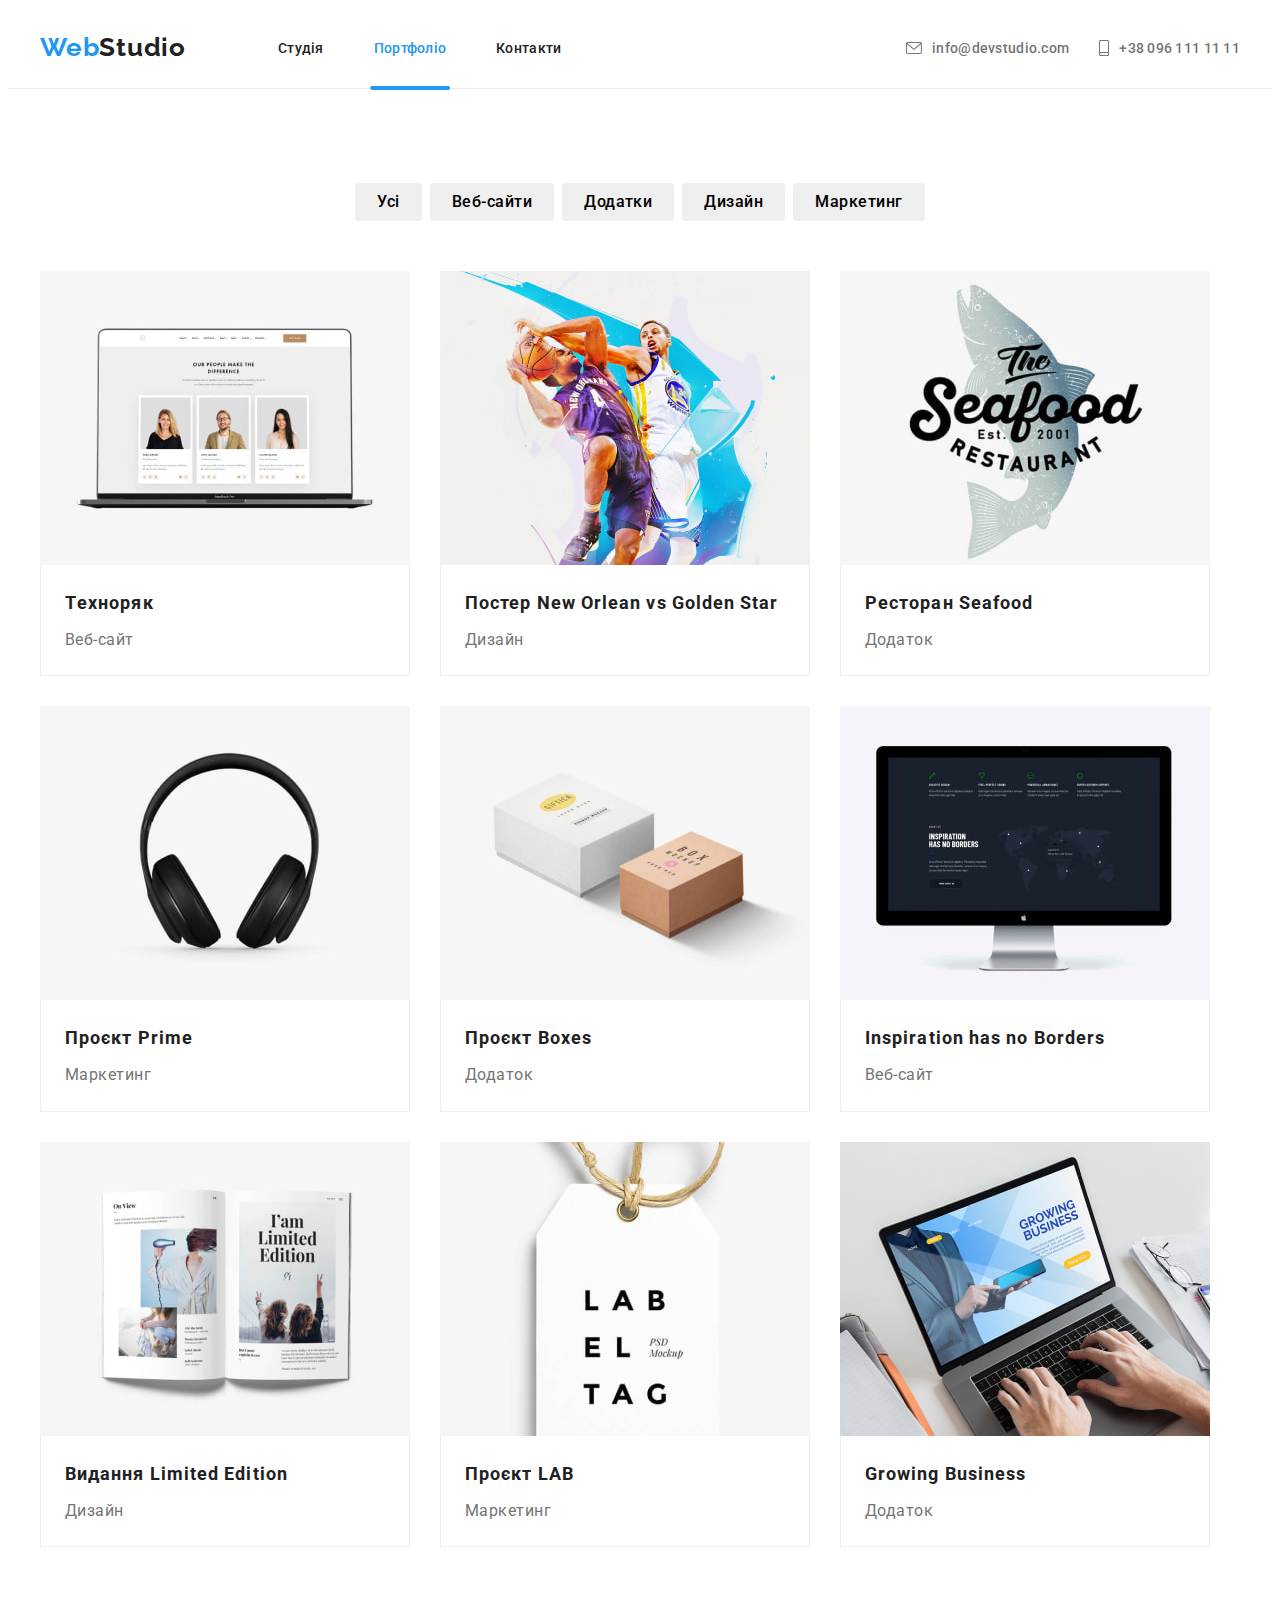
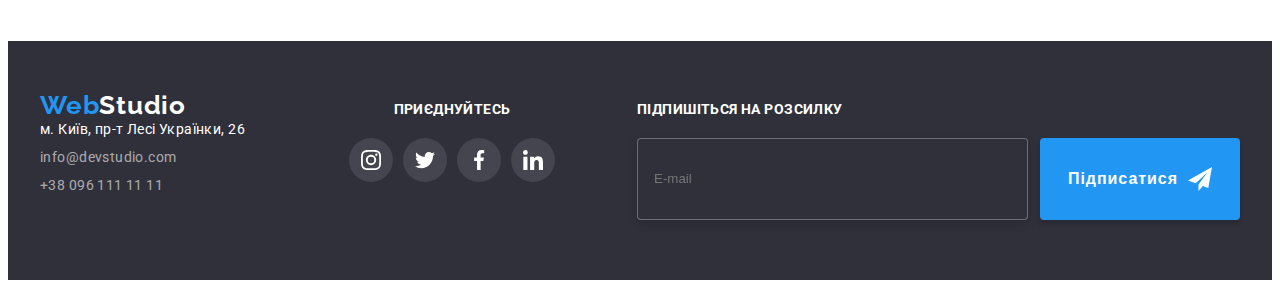
<file: portfolio.html>
<!DOCTYPE html>
<html lang="uk">

<head>
    <meta charset="UTF-8">
    <meta http-equiv="X-UA-Compatible" content="IE=edge">
    <meta name="viewport" content="width=device-width, initial-scale=1.0">
    <title>Document</title>
    <link rel="preconnect" href="https://fonts.googleapis.com">
    <link rel="preconnect" href="https://fonts.gstatic.com" crossorigin>
    <link
        href="https://fonts.googleapis.com/css2?family=Raleway:wght@700&family=Roboto:wght@400;500;700;900&display=swap"
        rel="stylesheet">
    <link rel="stylesheet" href="https://cdnjs.cloudflare.com/ajax/libs/modern-normalize/1.1.0/modern-normalize.min.css"
        integrity="sha512-wpPYUAdjBVSE4KJnH1VR1HeZfpl1ub8YT/NKx4PuQ5NmX2tKuGu6U/JRp5y+Y8XG2tV+wKQpNHVUX03MfMFn9Q=="
        crossorigin="anonymous" referrerpolicy="no-referrer" />
    <link rel="stylesheet" href="./css/main.min.css" />
    <link rel="stylesheet" href="./css/styles.css">
</head>

<body>
    <header class="header">
        <div class="container header__container">
            <a href="/index.html" lang="en" class="logo link">Web<span class="header__logo">Studio</span></a>
            <nav class="nav">
                <ul class="nav__list list">
                    <li><a href="./index.html" class="nav__link link ">Студія</a></li>
                    <li><a href="./portfolio.html" class="nav__link link nav__link--current">Портфоліо</a></li>
                    <li><a href="" class="nav__link link">Контакти</a></li>
                </ul>
            </nav>
            <ul class="header__contact list">
                <li>
                    <a class="header__mail link" href="mailto:info@devstudio.com"><svg class="header__contact-logo" width="16"
                            height="12">
                            <use href="./img/icons.svg#icon-mail"></use>
                        </svg>info@devstudio.com</a>
                </li>
                <li>
                    <a class="header__tel link" href="tel:+380961111111"><svg class="header__contact-logo" width="10"
                            height="16">
                            <use href="./img/icons.svg#icon-smartphone"></use>
                        </svg>+38 096 111 11 11</a>
                </li>
            </ul>
        </div>
    </header>
    <main>
        <section class="portfolio">
            <div class="container">
                <h1 class="visually-hidden">Фільтр</h1>
                <ul class="list">
                    <li><button type="button" class="portfolio-button">Усі</button></li>
                    <li><button type="button" class="portfolio-button">Веб-сайти</button></li>
                    <li><button type="button" class="portfolio-button">Додатки</button></li>
                    <li><button type="button" class="portfolio-button">Дизайн</button></li>
                    <li><button type="button" class="portfolio-button">Маркетинг</button></li>
                </ul>
                <ul class="list gallery">
                    <li class="card-item">
                        <a class="link-portfolio">
                            <div class="card-thumb card-overlay">
                                <img src="./img/techno.jpeg" alt="техноряк" width="370" height="294"/>
                                <p class="text-overlay">Ресурс пропонує комплексні пропозиції з різним рівнем функціоналу та сервісів. Все це дозволить відвідувачу отримати вичерпні відомості про компанію чи приватну особу.</p>
                            </div>
                            <div class="description">
                                <h2 class="subtitle">Тeхноряк</h2>
                                <p class="text">Веб-сайт</p>
                            </div>
                        </a>
                    </li>
                    <li class="card-item">
                        <a class="link-portfolio" href="https://www.google.com/">
                            <div class="card-thumb card-overlay">
                                <img src="./img/design.jpeg" alt="постер" width="370" height="294"/>
                                <p class="text-overlay">Ресурс пропонує комплексні пропозиції з різним рівнем функціоналу та сервісів. Все це дозволить
                                    відвідувачу отримати вичерпні відомості про компанію чи приватну особу.</p>
                                </div>
                            <div class="description">
                                <h2 class="subtitle">Постер <span lang="en">New Orlean vs Golden Star</span></h2>
                                <p class="text">Дизайн</p>
                            </div>
                        </a>
                    </li>
                    <li class="card-item">
                        <a class="link-portfolio" href="https://www.google.com/">
                            <div class="card-thumb card-overlay">
                                <img src="./img/app.jpeg" alt="ресторан" width="370" height="294"/>
                                <p class="text-overlay">Ресурс пропонує комплексні пропозиції з різним рівнем функціоналу та сервісів. Все це дозволить
                                відвідувачу отримати вичерпні відомості про компанію чи приватну особу.</p>
                                </div>
                            <div class="description">
                                <h2 class="subtitle">Ресторан <span lang="en">Seafood</span></h2>
                                <p class="text">Додаток</p>
                            </div>
                        </a>
                    </li>
                    <li class="card-item">
                        <a class="link-portfolio" href="https://www.google.com/">
                            <div class="card-thumb card-overlay">
                                <img src="./img/marketing.jpeg" alt="проєкт" width="370" height="294"/>
                                <p class="text-overlay">Ресурс пропонує комплексні пропозиції з різним рівнем функціоналу та сервісів. Все це дозволить
                                    відвідувачу отримати вичерпні відомості про компанію чи приватну особу.</p>
                                </div>
                            <div class="description">
                                <h2 class="subtitle">Проєкт <span lang="en">Prime</span></h2>
                                <p class="text">Маркетинг</p>
                            </div>
                        </a>
                    </li>
                    <li class="card-item">
                        <a class="link-portfolio" href="https://www.google.com/">
                            <div class="card-thumb card-overlay">
                                <img src="./img/app2.jpeg" alt="проєкт коробки" width="370" height="294" />
                                <p class="text-overlay">Ресурс пропонує комплексні пропозиції з різним рівнем функціоналу та сервісів. Все це дозволить
                                 відвідувачу отримати вичерпні відомості про компанію чи приватну особу.</p>
                                </div>
                        <div class="description">
                            <h2 class="subtitle">Проєкт <span lang="en">Boxes</span></h2>
                            <p class="text">Додаток</p>
                        </div>
                        </a>
                    </li>
                    <li class="card-item">
                        <a class="link-portfolio" href="https://www.google.com/">
                            <div class="card-thumb card-overlay">
                                <img src="./img/website.jpeg" alt="монітор" width="370" height="294"/>
                                <p class="text-overlay">Ресурс пропонує комплексні пропозиції з різним рівнем функціоналу та сервісів. Все це дозволить
                                відвідувачу отримати вичерпні відомості про компанію чи приватну особу.</p>
                            </div>
                        <div class="description">
                                <h2 class="subtitle" lang="en">Inspiration has no Borders</h2>
                                <p class="text">Веб-сайт</p>
                            </div>
                        </a>
                    </li>
                    <li class="card-item">
                        <a class="link-portfolio" href="https://www.google.com/">
                            <div class="card-thumb card-overlay">
                                <img src="./img/design2.jpeg" alt="видання" width="370" height="294"/>
                                <p class="text-overlay">Ресурс пропонує комплексні пропозиції з різним рівнем функціоналу та сервісів. Все це дозволить
                                відвідувачу отримати вичерпні відомості про компанію чи приватну особу.</p>
                            </div>
                        <div class="description">
                                <h2 class="subtitle">Видання <span lang="en">Limited Edition</span></h2>
                                <p class="text">Дизайн</p>
                            </div>
                        </a>
                    </li>
                    <li class="card-item">
                        <a class="link-portfolio" href="https://www.google.com/">
                            <div class="card-thumb card-overlay">
                                <img src="./img/marketing2.jpeg" alt="проєкт лаб" width="370" height="294"/>
                                <p class="text-overlay">Ресурс пропонує комплексні пропозиції з різним рівнем функціоналу та сервісів. Все це дозволить
                                відвідувачу отримати вичерпні відомості про компанію чи приватну особу.</p>
                            </div>
                        <div class="description">
                                <h2 class="subtitle">Проєкт <span lang="en">LAB</span></h2>
                                <p class="text">Маркетинг</p>
                            </div>
                        </a>
                    </li>
                    <li class="card-item">
                        <a class="link-portfolio" href="https://www.google.com/">
                            <div class="card-thumb card-overlay">
                                <img src="./img/app3.jpeg" alt="бізнес" width="370" height="294"/>
                                <p class="text-overlay">Ресурс пропонує комплексні пропозиції з різним рівнем функціоналу та сервісів. Все це дозволить
                                відвідувачу отримати вичерпні відомості про компанію чи приватну особу.</p>
                            </div>
                        <div class="description">
                                <h2 class="subtitle" lang="en">Growing Business</h2>
                                <p class="text">Додаток</p>
                            </div>
                        </a>
                    </li>
                </ul>
            </div>
        </section>
    </main>
    <footer class="footer">
        <div class="container">
            <div class="footer__block">
                <div>
                    <a href="/index.html" lang="en" class="logo link">Web<span class="footer__logo">Studio</span></a>
                </div>
                <address class="footer__address">
                    <ul class="list">
                        <li class="footer__item">
                            <a class="footer__adress link current" href="https://goo.gl/maps/8Zg5ZS26WSnmtHzm6"
                                rel="noopener noreferrer">м. Київ, пр-т Лесі Українки, 26</a>
                        </li>
                        <li class="footer__item">
                            <a class="footer__mail link" href="mailto:info@devstudio.com">info@devstudio.com</a>
                        </li>
                        <li class="footer__item">
                            <a class="footer__phone link" href="tel:+380961111111">+38 096 111 11 11</a>
                        </li>
                    </ul>
                </address>
            </div>
            <div class="footer__socials">
                <p class="text">ПРИЄДНУЙТЕСЬ</p>
                <ul class="socials list">
                    <li class="footer__socials-items">
                        <a class="socials-link socials-link-f link" href="https://instagram.com" target="_blank"
                            rel="noopener noreferrer" aria-label="Instagram icon">
                            <svg class="socials-icon" width="20" height="20">
                                <use href="./img/icons.svg#instagram"></use>
                            </svg>
                        </a>
                    </li>
                    <li class="footer__socials-items">
                        <a class="socials-link socials-link-f link" href="https://twitter.com" target="_blank"
                            rel="noopener noreferrer" aria-label="Twitter icon">
                            <svg class="socials-icon" width="20" height="20">
                                <use href="./img/icons.svg#twitter"></use>
                            </svg>
                        </a>
                    </li>
                    <li class="footer__socials-items">
                        <a class="socials-link socials-link-f link" href="https://facebook.com" target="_blank"
                            rel="noopener noreferrer" aria-label="Facebook icon">
                            <svg class="socials-icon" width="20" height="20">
                                <use href="./img/icons.svg#facebook"></use>
                            </svg>
                        </a>
                    </li>
                    <li class="footer__socials-items">
                        <a class="socials-link socials-link-f link" href="https://linkedin.com" target="_blank"
                            rel="noopener noreferrer" aria-label="Linkedin">
                            <svg class="socials-icon" width="20" height="20">
                                <use href="./img/icons.svg#linkedin"></use>
                            </svg>
                        </a>
                    </li>
                </ul>
            </div>
            <div class="footer-subscribe">
                <p class="text">ПІДПИШІТЬСЯ НА РОЗСИЛКУ</p>
                <label for="user_email"></label>
                <form class="footer-form" name="footer-form" id="user_mail">
                    <input class="footer-form-field colortext" type="email" placeholder="E-mail">
                    <button class="footer-form-btn" type="submit">Підписатися
                        <svg class="footer-form-icon" width="24" height="24">
                            <use href="./img/icons.svg#icon-icon-send"></use>
                        </svg>
                    </button>
                </form>
            </div>
        </div>
    </footer>
</body>
</html>
</file>
<file: css/styles.css>
/*:root {
    --main-text-color: #F5F4FA;
    --link-color: #757575;
    --text-color: #212121;
    --title-colour: #000;
    --first-bg-color: #FFFFFF;
    --second-bg-color: #F5F4FA;
    --third-bg-color: #f5f4fa;
    --first-logo-color: #2196F3;
    --border-color: #ececec;
    --portfolio-border-color: #eee;
    --footer-adress-color: rgba(255, 255, 255, 0.6);
    --main-bg-color: #2f303a;

    --anim-fast: 250ms cubic-bezier(0.4, 0, 0.2, 1);
} */



/* body {
    font-family: 'Roboto', sans-serif;
    background-color: var(--main-title-color);
    font-size: 14px;
    letter-spacing: 0.03em;
    color: var(--text-color); 
}*/

/* h1,
h2,
h3,
h4,
h5,
h6,
p{
    margin: 0;
}

img {
    display: block;
    max-width: 100%;
    height: auto;
}

.list {
    list-style: none;
    margin: 0;
    padding: 0;
}

.link {
    color: var(--link-color);
    text-decoration: none;
} */

/* .container {
    width: 1200px;
    padding: 0 15px;
    margin: 0 auto;
} */

/* .section {
    padding-top: 94px;
    padding-bottom: 94px;
} */

/* .title {
    margin-top: 0;
    margin-bottom: 0;
    color: var(--text-color);
    font-weight: 700;
    font-size: 36px;
    line-height: 1.2;
}

.text {
    line-height: 1.7;
    margin: 0;
} */
/*
.visually-hidden {
    position: absolute;
    white-space: nowrap;
    width: 1px;
    height: 1px;
    overflow: hidden;
    border: 0;
    padding: 0;
    clip: rect(0 0 0 0);
    clip-path: inset(50%);
    margin: -1px;
} */

/* ----------HEADER---------- */
/* .header {
    border-bottom: 1px solid var(--border-color);
    background-color: var(--main-title-color);
}
.header__container {
    display: flex;
    flex-direction: row;
    align-items: center;
} */
/* .logo {
    font-family: 'Raleway';
    font-style: normal;
    font-weight: 700;
    font-size: 26px;
    line-height: calc(31/26);
    letter-spacing: 0.03em;
    color: var(--first-logo-color);
    margin-right: 93px;
    padding-top: 24px;
    padding-bottom: 25px;
}
.header__logo {
    color: var(--text-color);
} */
/* .nav {
    display: flex;
    align-items: center;
    margin-right: auto;
}
.nav__list {
    display: flex;
    flex-direction: row;
    column-gap: 50px;
    margin-left: auto;
    color: var(--text-color);
}
.nav__link {
    position: relative;
    font-weight: 500;
    line-height: 1.33;
    letter-spacing: 0.02em;
    color: var(--text-color);
}
.nav__link--current::after {
    content: '';
    position: absolute;
    left: 50%;
    bottom: -34px;

    transform: translateX(-50%);
    display: block;
    width: 110%;
    height: 4px;

    border-radius: 2px;

    background-color: var(--first-logo-color);
}
.nav__link:hover,
.nav__link:focus,
.nav__link:active,
.nav__link--current {
    color: var(--first-logo-color);
} */
/* .header__contact {
    display: flex;
    align-items: center;
    justify-content: center;
    margin-right: 0;
    gap: 30px;
}
.header__mail,
.header__tel {
    font-weight: 500;
    line-height: 1.33;
    letter-spacing: 0.02em;
    color: var(--link-color);
    margin: auto;
    display: flex;
    align-items: center;
    padding-top: 16px;
    padding-bottom: 16px;

    transition: color var(--anim-fast);
}
.header__contact-logo {
    align-items: center;
    fill: currentColor;
    margin-right: 10px;
}
.header__mail:hover,
.header__mail:focus,
.nav__list .link:hover,
.nav__list .link:focus {
    fill: var(--first-logo-color);
    color: var(--first-logo-color);
}
.header__tel:hover,
.header__tel:focus,
.heder__mail:active,
.heder__tel:active {
    color: var(--first-logo-color);
} */

/* --MAIN-- */
/* .hero {
    background-color: var(--main-bg-color);
    background-image: linear-gradient(to right, rgba(47, 48, 58, 0.4), rgba(47, 48, 58, 0.4)), url(../img/about/about.png);
    background-repeat: no-repeat;
    background-position: center;
    background-size: cover;

    max-width: 1600px;
    text-align: center;
    padding: 200px 0;
    margin: 0 auto;
}

.hero__title {
    width: 696px;
    margin: 0 auto 30px;
    font-weight: 900;
    font-size: 44px;
    line-height: calc(60/44);
    letter-spacing: 0.06em;
    text-transform: uppercase;

    color: var(--first-bg-color);
}

.button {
    min-width: 216px;
    padding: 10px 32px;
    font-weight: 700;
    font-size: 16px;
    line-height: calc(30/16);
    text-align: center;
    letter-spacing: 0.06em;
    cursor: pointer;
    color: var(--first-bg-color);
    border-style: none;
    background: var(--first-logo-color);
    box-shadow: 0px 4px 4px rgba(0, 0, 0, 0.15);
    border-radius: 4px;

    transition: color var(--anim-fast);
} */

/* --FEATURES-- */
/* .features__list {
    display: flex;
    flex-direction: row;
    column-gap: 30px;
}

.features__subtitle {
    margin-bottom: 10px;
    font-weight: 700;
    font-size: 14px;
    line-height: calc(16/14);
    text-transform: uppercase;
    color: var(--text-color);
}

.features__text {
    margin: 0;
    line-height: calc(24/14);
    letter-spacing: 0.03em;
    color: var(--link-color);
}

.features__logo-bg {
    width: 270px;
    height: 120px;
    display: block;
    padding: 25px 100px;
    border-radius: 4px;
    background-color: #F5F4FA;
    margin-bottom: 30px;
} */

/*--ABOUT--*/
/* .about.section {
    padding-top: 0;
}

.about__title{
    text-align: center;
    margin-bottom: 50px;
    font-weight: 700;
    font-size: 36px;
    line-height: 42px;
}

.about .list {
    display: flex;
    flex-direction: row;
    column-gap: 30px;
}

.about__overlay {
    width: 100%;
    position: relative;
    align-items: center;
    justify-content: center;
}
.about__overlay-text {
    position: absolute;
    display: flex;
    justify-content: center;
    align-items: center;
    bottom: 0;
    width: 100%;
    height: 70px;

    font-weight: 700;
    font-size: 14px;
    line-height: 1.14;
    
    letter-spacing: 0.03em;
    text-transform: uppercase;
    color: rgba(255, 255, 255, 1);
    background-color: rgba(47, 48, 58, 0.8);
} */
/*--TEAM--*/
/* .team {
    background-color: var(--third-bg-color);
    text-align: center;
}


.team .title {
    margin-bottom: 50px;
    text-align: center;
}

.team__subtitle {
    font-weight: 500;
    font-size: 16px;
    line-height: 1.2;
    text-transform: none;
}

.team p {
    font-size: 16px;
    line-height: 1.2;
    margin-top: 10px;
    color: var(--link-color)
}

.team .list {
    display: flex;
    flex-direction: row;
    column-gap: 30px;
}

.team__description {
    padding-top: 30px;
    padding-bottom: 30px;
}

.socials.list {
    display: flex;
    justify-content: center;
    align-items: center;
    column-gap: 10px;
    margin-top: 16px;
}

.team__socials.list {
    display: flex;
    justify-content: center;
    align-items: center;
    column-gap: 10px;
    margin-top: 16px;
}

.team__socials-items {
    width: 44px;
    height: 44px;
}
.team__socials-link {
    display: flex;
    justify-content: center;
    align-items: center;
    width: 100%;
    height: 100%;
    border-radius: 50%;
    background-color: var(--first-bg-color);
    color: #AFB1B8;

    transition: color var(--anim-fast), background-color var(--anim-fast) ;
}

.socials-icon {
    fill: currentColor;
}

.team__socials-link:hover,
.team__socials-link:focus {
    background-color: var(--first-logo-color);
    color: var(--first-bg-color);

}

.team__item{
    box-shadow: 0px 1px 3px rgb(0 0 0 / 12%), 0px 1px 1px rgb(0 0 0 / 14%),
        0px 2px 1px rgb(0 0 0 / 20%);
    border-radius: 0px 0px 4px 4px;
    background-color: var(--first-bg-color);
} */

/*--CLIENTS--*/
/* .clients .title {
    display: flex;
    justify-content: center;
    padding-bottom: 50px;
}

.clients .list {
    display: flex;
    flex-direction: row;
    column-gap: 30px;
}

.clients-items {
    width: 170px;
    height: 92px;
    display: flex;
    padding: 16px 32px;
    border-radius: 4px;
    color: rgba(175, 177, 184, 1);
    background-color: #FFFFFF;
    border: rgba(175, 177, 184, 1) 1px solid;
    cursor: pointer;

    transition: color var(--anim-fast), border var(--anim-fast);
}

.clients-items:hover,
.clients-items:focus {
    border: var(--first-logo-color) 1px solid;
    color: var(--first-logo-color);
} */

/*--FOOTER--*/
/* .footer{
    padding: 60px 0;
    background-color: var(--main-bg-color);
}
.footer .container {
    display: flex;
    align-items: baseline;
}

.footer__logo,
.footer-adress {
    color: var(--first-bg-color);
}

.footer__adress,
.footer__mail,
.footer__phone {
    font-style: normal;
    font-weight: 400;
    line-height: calc(24/14);
    letter-spacing: 0.03em;
    color: var(--footer-adress-color);

    transition: color var(--anim-fast);
}

.footer__address {
    margin-top: 20px;
}

.footer__addres:hover,
.footer__addres:focus {
    color: var(--first-logo-color);
}

.footer__adress.current {
    color: var(--first-bg-color);
}

.footer__mail:hover,
.footer__mail:focus {
    color: var(--first-logo-color);
}

.footer__phone:hover,
.footer__phone:focus {
    color: var(--first-logo-color);
}

.footer__address li:nth-child(-n + 2) {
    margin-bottom: 9px;
}
.footer__socials {
    margin-left: 70px;
}
.footer__socials-items {
    width: 44px;
    height: 44px;
}
.footer__socials > .text,
.footer-subscribe >.text {
    margin-bottom: 20px;
    font-family: 'Roboto';
    font-weight: 700;
    line-height: 1.2;
    text-transform: uppercase;
    color: var(--first-bg-color);
}

.socials-link {
    display: flex;
    justify-content: center;
    align-items: center;
    width: 100%;
    height: 100%;
    border-radius: 50%;
    background-color: var(--first-bg-color);
    color: #AFB1B8;

    transition: color var(--anim-fast), background-color var(--anim-fast);
}

.socials-link-f {
    background-color: rgba(255, 255, 255, 0.1);
    color: var(--first-bg-color);
}

.socials-link-f:hover,
.socials-link-f:focus {
    background-color: var(--first-logo-color);
    color: var(--first-bg-color);
}

.footer-form {
    display: flex;
    gap: 12px;
}
.footer-subscribe{
    margin-left: auto;
}
.footer-form-field {
    display: block;
    width: 358px;
    height: 50px;
    padding: 15px 15px 15px 16px;

    background-color: var(--main-bg-color) ;
    border: 1px solid rgba(255, 255, 255, 0.3);
    filter: drop-shadow(0px 4px 4px rgba(0, 0, 0, 0.15));
    border-radius: 4px;
    outline: 1px transparent;
    outline-offset: -1px;
    transition: border var(--anim-fast), box-shadow var(--anim-fast);
    resize: none;          
}
.colortext {
    color: var(--main-text-color);
}
.footer-form-field:focus {
    border: 1px solid rgba(33, 150, 243, 1);
    box-shadow: 0px 1px 3px rgba(0, 0, 0, 0.12), 0px 1px 1px rgba(0, 0, 0, 0.14), 0px 2px 1px rgba(0, 0, 0, 0.2);
}
.footer-form-btn {
    display: flex; 
    width: 200px;
    align-items: center;
    justify-content: center;
    text-align: center;
    gap: 10px;
    
    margin: 0 auto; 
    font-weight: 700;
    font-size: 16px;
    line-height: 30px; 
    letter-spacing: 0.06em;

    cursor: pointer;
    color: var(--first-bg-color);
    border-style: none;
    background-color: var(--first-logo-color);
    box-shadow: 0px 4px 4px rgb(0 0 0 / 15%);
    border-radius: 4px;
    transition: background-color var(--anim-fast);
}

.footer-form-btn:hover {
    background-color: #188CE8;
}
.footer-form-icon {
    fill: var(--first-bg-color);
    
} */

/* ------SECOND PAGE------ */
/* .portfolio-button {
    border: 0px;
    border-radius: 4px;
    padding: 6px 22px;
    font-family: inherit;
    font-weight: 500;
    font-size: 16px;
    line-height: calc(26/16);
    text-align: center;
    letter-spacing: 0.03em;
    cursor: pointer;
    
    transition: color var(--anim-fast), box-shadow var(--anim-fast), background-color var(--anim-fast);
}

.portfolio .list:first-of-type {
    margin-bottom: 50px;
    display: flex;
    justify-content: center;
    column-gap: 8px;
}

.portfolio-button:hover,
.portfolio-button:focus {
    background-color: var(--first-logo-color);
    color: var(--first-bg-color);
    box-shadow: 0px 3px 1px rgba(0, 0, 0, 0.1), 0px 1px 2px rgba(0, 0, 0, 0.08),
        0px 2px 2px rgba(0, 0, 0, 0.12);

}

.portfolio-button:active {
    background-color: var(--main-text-color);
    color: var(--first-logo-color);
}

.list.gallery {
    display: flex;
    flex-wrap: wrap;
    gap: 30px;
}

.card-thumb {
    position: relative;
    overflow: hidden;
}

.text-overlay {
    position: absolute;
    top: 0;
    left: 0;
    transform: translateY(100%);

    width: 100%;
    height: 100%;

    padding-left: 24px;
    padding-right: 24px;
    padding-top: 63px;
    padding-bottom: 63px;
    display: flex;
    align-items: center;
    
    font-style: normal;
    font-weight: 400;
    font-size: 18px;
    line-height: 28px;
    letter-spacing: 0.03em;
    color: var(--main-text-color);
    background-color: rgba(33, 150, 243, 0.9);
    backdrop-filter: blur(1px);
    user-select: none;

    transition: transform var(--anim-fast);
}
.card-item:hover .text-overlay {
    transform: translateY(0);
}

.link-portfolio {
    text-decoration: none;

    transition: box-shadow var(--anim-fast);
}

.link-portfolio:hover,
.link-portfolio:focus {
    display: block;
    box-shadow: 0px 1px 1px rgba(0, 0, 0, 0.12), 0px 4px 4px rgba(0, 0, 0, 0.06),
        1px 4px 6px rgba(0, 0, 0, 0.16);
}

.description {
    padding: 20px 24px;
    border-right: var(--portfolio-border-color) 1px solid;
    border-left: var(--portfolio-border-color) 1px solid;
    border-bottom: var(--portfolio-border-color) 1px solid;
}

.portfolio .subtitle {
    margin-bottom: 4px;
    font-weight: 700;
    font-size: 18px;
    line-height: 2;
    letter-spacing: 0.06em;
    text-transform: none;
    color: var(--text-color);
}

.portfolio .text {
    font-size: 16px;
    line-height: 1.9;
    margin: 0;
    letter-spacing: 0.03em;
    color: var(--link-color);
} */

/* .backdrop {
    position: fixed;
    top: 0;
    left: 0;
    z-index: 3;

    width: 100%;
    height: 100%;
    background: rgba(0, 0, 0, 0.2);

    transition: opacity var(--anim-fast), visibility var(--anim-fast);
}
.backdrop.is-hidden {
    opacity: 0;
    visibility: hidden;
    pointer-events: none;
     
    transition: opacity var(--anim-fast), visibility var(--anim-fast);
}

.modal {
    position: absolute;
    top: 50%;
    left: 50%;
    transform: translate(-50%, -50%);

    width: 528px;
    height: 581px;
    padding: 40px;

    background-color: #FFFFFF;
    border-radius: 4px;
    box-shadow: 0px 1px 3px rgba(0, 0, 0, 0.12), 0px 1px 1px rgba(0, 0, 0, 0.14), 0px 2px 1px rgba(0, 0, 0, 0.2);

    transition: transform var(--anim-fast), opacity var(--anim-fast);
}

.backdrop.is-hidden .modal {
    opacity: 0;
    transform: translate(-50%, -50%);;
}
.modal-btn {
    position: absolute;
    top: 10px;
    right: 10px;

    padding: 0;
    display: inline-flex;
    align-items: center;
    justify-content: center;
    
    width: 30px;
    height: 30px;

    
    background-color: transparent;
    border-radius: 50%;
    border: 1px solid rgba(0, 0, 0, 0.1);
    cursor: pointer;
}
.modal-icon {
    fill: rgba(0, 0, 0, 1);
}
.modal-icon:hover {
    transition: fill var(--anim-fast);
}
        
.modal .modal-icon:hover {
    fill: var(--first-logo-color);
}
.modal-form-group {
    margin-bottom: 20px;
}
.modal-lebel {
    display: block;
    text-align: center;
    font-weight: 700;
    font-size: 20px;
    line-height: 23px;
    margin-bottom: 12px; ;
}

.modal-form-label {
    display: block;
    font-family: 'Roboto';
    font-style: normal;
    font-weight: 400;
    font-size: 12px;
    line-height: 14px;
    letter-spacing: 0.01em;
    
    color: var(--link-color);
    margin-bottom: 4px;
}

.modal-form-wrapper{
    position: relative;
    margin-bottom: 10px;
}

.modal-form-field {
    width: 100%;
    height: 40px;
    padding-left: 42px;
    padding-right: 15px;

    border: 1px solid rgba(33, 33, 33, 0.2);
    border-radius: 4px;
    outline-offset: -1px;
    outline: 1px transparent;
    transition: border var(--anim-fast), box-shadow var(--anim-fast);
}

.modal-form-field:focus {
    border: 1px solid rgba(33, 150, 243, 1);
    box-shadow: 0px 1px 3px rgba(0, 0, 0, 0.12), 0px 1px 1px rgba(0, 0, 0, 0.14), 0px 2px 1px rgba(0, 0, 0, 0.2);
}

.modal-form-icon {
    position: absolute;
    top: 50%;
    left: 10px;
    transform: translateY(-50%);

    transition: fill var(--anim-fast) ;
}

.modal-form-field:focus + .modal-form-icon {
    fill: var(--first-logo-color);
}

.modal-form-coment {
    display: block;
    width: 100%;
    height: 120px;
    padding: 12px 16px;

    border: 1px solid rgba(33, 33, 33, 0.2);
    border-radius: 4px;
    outline-offset: -1px;
    outline: 1px transparent;
    transition: border var(--anim-fast), box-shadow var(--anim-fast);
    resize: none;
}


.modal-form-coment:focus {
    border: 1px solid rgba(33, 150, 243, 1);
    box-shadow: 0px 1px 3px rgba(0, 0, 0, 0.12), 0px 1px 1px rgba(0, 0, 0, 0.14), 0px 2px 1px rgba(0, 0, 0, 0.2);
}
.modal-form-agreement {
    display: flex;
    justify-content: center;
    align-items: center;
    gap: 7px;
    margin-bottom: 30px;
}
.modal-form-agreement-desc {
    line-height: 24px;
    color: var(--link-color);
    user-select: none;
}
.modal-form-agreement-link {
    color: var(--first-logo-color);
    text-underline-offset: 2px;
}
.modal-form-checkbox {
    appearance: none;
    width: 16px;
    height: 15px;

    outline: 2px solid transparent;
    outline-offset: -2px;
    border: 2px solid var(--text-color);
    border-radius: 2px;

    background-position: center;
    background-repeat: no-repeat;
    background-size: 0;

    transition: background-size var(--anim-fast), 
    background-color var(--anim-fast),
    outline-color var(--anim-fast);
}
.modal-form-checkbox:checked {
    outline-color: var(--first-logo-color);
    background-color: var(--first-logo-color);
    background-image: url("data:image/svg+xml,%3Csvg width='13' height='10' viewBox='0 0 13 10' fill='none' xmlns='http://www.w3.org/2000/svg'%3E%3Cpath d='M1.95703 4.75166L1.88825 4.68604L1.81923 4.75141L0.93123 5.59258L0.854858 5.66492L0.930974 5.73753L4.42671 9.07236L4.49574 9.1382L4.56476 9.07236L12.069 1.91352L12.1449 1.84116L12.069 1.76881L11.1873 0.927644L11.1183 0.861826L11.0493 0.927611L4.49577 7.17353L1.95703 4.75166Z' fill='white' stroke='white' stroke-width='0.2'/%3E%3C/svg%3E");
    background-size: 11px 8px;
}
.modal-form-btn {
    display: block;
    margin: 0 auto;
    width: 200px;
    padding: 10px 32px;
    font-weight: 700;
    font-size: 16px;
    line-height: 30px;
    text-align: center;
    letter-spacing: 0.06em;
    cursor: pointer;
    color: var(--first-bg-color);
    border-style: none;
    background-color: var(--first-logo-color);
    box-shadow: 0px 4px 4px rgb(0 0 0 / 15%);
    border-radius: 4px;
    transition: background-color var(--anim-fast);
}
.modal-form-btn:hover {
    background-color: #188CE8;
} */
</file>
<file: css/main.min.css>
:root{--main-text-color: #F5F4FA;--link-color: #757575;--text-color: #212121;--title-colour: #000;--first-bg-color: #FFFFFF;--second-bg-color: #F5F4FA;--third-bg-color: #f5f4fa;--first-logo-color: #2196F3;--border-color: #ececec;--portfolio-border-color: #eee;--footer-adress-color: rgba(255, 255, 255, 0.6);--main-bg-color: #2f303a;--anim-fast: 250ms cubic-bezier(0.4, 0, 0.2, 1)}.visually-hidden{position:absolute;white-space:nowrap;width:1px;height:1px;overflow:hidden;border:0;padding:0;clip:rect(0 0 0 0);-webkit-clip-path:inset(50%);clip-path:inset(50%);margin:-1px}.portfolio,.clients,.team,.about,.features{padding-top:60px;padding-bottom:60px}@media screen and (min-width: 1200px){.portfolio,.clients,.team,.about,.features{padding-top:94px;padding-bottom:94px}}.backdrop{position:fixed;top:0;left:0;z-index:3;width:100%;height:100%;background:rgba(0,0,0,.2);-webkit-transition:opacity var(--anim-fast),visibility var(--anim-fast);transition:opacity var(--anim-fast),visibility var(--anim-fast)}.backdrop.is-hidden{opacity:0;visibility:hidden;pointer-events:none;-webkit-transition:opacity var(--anim-fast),visibility var(--anim-fast);transition:opacity var(--anim-fast),visibility var(--anim-fast)}.modal{position:absolute;top:50%;left:50%;-webkit-transform:translate(-50%, -50%);transform:translate(-50%, -50%);width:450px;height:609px;padding:40px;background-color:#fff;border-radius:4px;-webkit-box-shadow:0px 1px 3px rgba(0,0,0,.12),0px 1px 1px rgba(0,0,0,.14),0px 2px 1px rgba(0,0,0,.2);box-shadow:0px 1px 3px rgba(0,0,0,.12),0px 1px 1px rgba(0,0,0,.14),0px 2px 1px rgba(0,0,0,.2);-webkit-transition:opacity var(--anim-fast),-webkit-transform var(--anim-fast);transition:opacity var(--anim-fast),-webkit-transform var(--anim-fast);transition:transform var(--anim-fast),opacity var(--anim-fast);transition:transform var(--anim-fast),opacity var(--anim-fast),-webkit-transform var(--anim-fast)}@media screen and (min-width: 1200px){.modal{width:528px;height:581px}}.backdrop.is-hidden .modal{opacity:0;-webkit-transform:translate(-50%, -50%);transform:translate(-50%, -50%)}.modal-btn{position:absolute;top:10px;right:10px;padding:0;display:-webkit-inline-box;display:-ms-inline-flexbox;display:inline-flex;-webkit-box-align:center;-ms-flex-align:center;align-items:center;-webkit-box-pack:center;-ms-flex-pack:center;justify-content:center;width:30px;height:30px;background-color:rgba(0,0,0,0);border-radius:50%;border:1px solid rgba(0,0,0,.1);cursor:pointer}.modal-icon{fill:#000}.modal-icon:hover{-webkit-transition:fill var(--anim-fast);transition:fill var(--anim-fast)}.modal .modal-icon:hover{fill:var(--first-logo-color)}.modal-form-group{margin-bottom:20px}.modal-lebel{display:block;text-align:center;font-weight:700;font-size:20px;line-height:23px;margin-bottom:12px}.modal-form-label{display:block;font-family:"Roboto";font-style:normal;font-weight:400;font-size:12px;line-height:14px;letter-spacing:.01em;color:var(--link-color);margin-bottom:4px}.modal-form-wrapper{position:relative;margin-bottom:10px}.modal-form-field{width:100%;height:40px;padding-left:42px;padding-right:15px;border:1px solid rgba(33,33,33,.2);border-radius:4px;outline-offset:-1px;outline:1px rgba(0,0,0,0);-webkit-transition:border var(--anim-fast),-webkit-box-shadow var(--anim-fast);transition:border var(--anim-fast),-webkit-box-shadow var(--anim-fast);transition:border var(--anim-fast),box-shadow var(--anim-fast);transition:border var(--anim-fast),box-shadow var(--anim-fast),-webkit-box-shadow var(--anim-fast)}.modal-form-field:focus{border:1px solid #2196f3;-webkit-box-shadow:0px 1px 3px rgba(0,0,0,.12),0px 1px 1px rgba(0,0,0,.14),0px 2px 1px rgba(0,0,0,.2);box-shadow:0px 1px 3px rgba(0,0,0,.12),0px 1px 1px rgba(0,0,0,.14),0px 2px 1px rgba(0,0,0,.2)}.modal-form-icon{position:absolute;top:50%;left:10px;-webkit-transform:translateY(-50%);transform:translateY(-50%);-webkit-transition:fill var(--anim-fast);transition:fill var(--anim-fast)}.modal-form-field:focus+.modal-form-icon{fill:var(--first-logo-color)}.modal-form-coment{display:block;width:100%;height:120px;padding:12px 16px;border:1px solid rgba(33,33,33,.2);border-radius:4px;outline-offset:-1px;outline:1px rgba(0,0,0,0);-webkit-transition:border var(--anim-fast),-webkit-box-shadow var(--anim-fast);transition:border var(--anim-fast),-webkit-box-shadow var(--anim-fast);transition:border var(--anim-fast),box-shadow var(--anim-fast);transition:border var(--anim-fast),box-shadow var(--anim-fast),-webkit-box-shadow var(--anim-fast);resize:none}.modal-form-coment:focus{border:1px solid #2196f3;-webkit-box-shadow:0px 1px 3px rgba(0,0,0,.12),0px 1px 1px rgba(0,0,0,.14),0px 2px 1px rgba(0,0,0,.2);box-shadow:0px 1px 3px rgba(0,0,0,.12),0px 1px 1px rgba(0,0,0,.14),0px 2px 1px rgba(0,0,0,.2)}.modal-form-agreement{display:-webkit-box;display:-ms-flexbox;display:flex;-webkit-box-pack:center;-ms-flex-pack:center;justify-content:center;-webkit-box-align:center;-ms-flex-align:center;align-items:center;gap:7px;margin-bottom:30px}.modal-form-agreement-desc{font-size:12px;line-height:14px;color:var(--link-color);-webkit-user-select:none;-moz-user-select:none;-ms-user-select:none;user-select:none}@media screen and (min-width: 1200px){.modal-form-agreement-desc{font-size:14px;line-height:24px}}.modal-form-agreement-link{color:var(--first-logo-color);text-underline-offset:2px}.modal-form-checkbox{-webkit-appearance:none;-moz-appearance:none;appearance:none;width:16px;height:15px;outline:2px solid rgba(0,0,0,0);outline-offset:-2px;border:2px solid var(--text-color);border-radius:2px;background-position:center;background-repeat:no-repeat;background-size:0;-webkit-transition:background-size var(--anim-fast),background-color var(--anim-fast),outline-color var(--anim-fast);transition:background-size var(--anim-fast),background-color var(--anim-fast),outline-color var(--anim-fast)}.modal-form-checkbox:checked{outline-color:var(--first-logo-color);background-color:var(--first-logo-color);background-image:url("data:image/svg+xml,%3Csvg width='13' height='10' viewBox='0 0 13 10' fill='none' xmlns='http://www.w3.org/2000/svg'%3E%3Cpath d='M1.95703 4.75166L1.88825 4.68604L1.81923 4.75141L0.93123 5.59258L0.854858 5.66492L0.930974 5.73753L4.42671 9.07236L4.49574 9.1382L4.56476 9.07236L12.069 1.91352L12.1449 1.84116L12.069 1.76881L11.1873 0.927644L11.1183 0.861826L11.0493 0.927611L4.49577 7.17353L1.95703 4.75166Z' fill='white' stroke='white' stroke-width='0.2'/%3E%3C/svg%3E");background-size:11px 8px}.modal-form-btn{display:block;margin:0 auto;width:200px;padding:10px 32px;font-weight:700;font-size:16px;line-height:30px;text-align:center;letter-spacing:.06em;cursor:pointer;color:var(--first-bg-color);border-style:none;background-color:var(--first-logo-color);-webkit-box-shadow:0px 4px 4px rgba(0,0,0,.15);box-shadow:0px 4px 4px rgba(0,0,0,.15);border-radius:4px;-webkit-transition:background-color var(--anim-fast);transition:background-color var(--anim-fast)}.modal-form-btn:hover{background-color:#188ce8}body{font-family:"Roboto",sans-serif;background-color:var(--main-title-color);font-size:14px;letter-spacing:.03em;color:var(--text-color)}html{scroll-behavior:smooth}h1,h2,h3,h4,h5,h6,p{margin:0}img{display:block;max-width:100%;height:auto}.list{list-style:none;margin:0;padding:0}.link{color:var(--link-color);text-decoration:none}.container{padding:0 15px;margin:0 auto}@media screen and (min-width: 480px){.container{width:480px}}@media screen and (min-width: 768px){.container{width:768px}}@media screen and (min-width: 1200px){.container{width:1200px}}.title{margin-top:0;margin-bottom:0;color:var(--text-color);font-weight:700;font-size:36px;line-height:1.2}.text{line-height:1.7;margin:0}.header{border-bottom:1px solid var(--border-color);background-color:var(--main-title-color)}.header__container{display:-webkit-box;display:-ms-flexbox;display:flex;-webkit-box-orient:horizontal;-webkit-box-direction:normal;-ms-flex-direction:row;flex-direction:row;-webkit-box-align:center;-ms-flex-align:center;align-items:center}.header__contact{display:none}@media screen and (min-width: 768px){.header__contact{display:block;-webkit-box-align:center;-ms-flex-align:center;align-items:center;-webkit-box-pack:center;-ms-flex-pack:center;justify-content:center;margin-right:0;gap:30px}}@media screen and (min-width: 1200px){.header__contact{display:-webkit-box;display:-ms-flexbox;display:flex;-webkit-box-align:center;-ms-flex-align:center;align-items:center;-webkit-box-pack:center;-ms-flex-pack:center;justify-content:center;margin-right:0;gap:30px}}@media screen and (min-width: 768px){.header__mail{margin-bottom:10px}}.header__mail,.header__tel{font-weight:500;line-height:1.33;letter-spacing:.02em;color:var(--link-color);display:-webkit-box;display:-ms-flexbox;display:flex;-webkit-box-align:center;-ms-flex-align:center;align-items:center;-webkit-transition:color var(--anim-fast);transition:color var(--anim-fast)}@media screen and (min-width: 1200px){.header__mail,.header__tel{padding-top:16px;padding-bottom:16px;margin:auto}}.header__mail:hover,.header__mail:focus,.nav__list .link:hover,.nav__list .link:focus{fill:var(--first-logo-color);color:var(--first-logo-color)}.header__tel:hover,.header__tel:focus,.heder__mail:active,.heder__tel:active{color:var(--first-logo-color)}.nav{display:none}@media screen and (min-width: 768px){.nav{display:-webkit-box;display:-ms-flexbox;display:flex;-webkit-box-align:center;-ms-flex-align:center;align-items:center;margin-right:auto}}.nav__list{display:-webkit-box;display:-ms-flexbox;display:flex;-webkit-box-orient:horizontal;-webkit-box-direction:normal;-ms-flex-direction:row;flex-direction:row;-webkit-column-gap:50px;-moz-column-gap:50px;column-gap:50px;margin-left:auto;color:var(--text-color)}.nav__link{position:relative;font-weight:500;line-height:1.33;letter-spacing:.02em;color:var(--text-color)}.nav__link--current::after{content:"";position:absolute;left:50%;bottom:-34px;-webkit-transform:translateX(-50%);transform:translateX(-50%);display:block;width:110%;height:4px;border-radius:2px;background-color:var(--first-logo-color)}.nav__link:hover,.nav__link:focus,.nav__link:active,.nav__link--current{color:var(--first-logo-color)}.logo{font-family:"Raleway";font-style:normal;font-weight:700;font-size:24px;line-height:28px;letter-spacing:.03em;color:var(--first-logo-color);padding-top:24px;padding-bottom:25px}@media screen and (min-width: 768px){.logo{width:134px;font-size:26px;line-height:31px;margin-right:88px}}@media screen and (min-width: 1200px){.logo{width:145px;margin-right:93px}}.header__logo{color:var(--text-color)}.header__contact-logo{-webkit-box-align:center;-ms-flex-align:center;align-items:center;fill:currentColor;margin-right:10px}.hero{padding-top:94px;padding-bottom:94px;background-color:var(--main-bg-color);background-repeat:no-repeat;background-position:center;background-size:cover;max-width:1600px;text-align:center;margin:0 auto;background-image:-webkit-gradient(linear, left top, right top, from(rgba(47, 48, 58, 0.4)), to(rgba(47, 48, 58, 0.4))),url(../img/hero/heroimgs@x1.jpg);background-image:linear-gradient(to right, rgba(47, 48, 58, 0.4), rgba(47, 48, 58, 0.4)),url(../img/hero/heroimgs@x1.jpg)}@media(min-device-pixel-ratio: 2),(-webkit-min-device-pixel-ratio: 2),(min-resolution: 192dpi),(min-resolution: 2dppx){.hero{background-image:-webkit-gradient(linear, left top, right top, from(rgba(47, 48, 58, 0.4)), to(rgba(47, 48, 58, 0.4))),url(../img/hero/heroimgs@2x.jpg);background-image:linear-gradient(to right, rgba(47, 48, 58, 0.4), rgba(47, 48, 58, 0.4)),url(../img/hero/heroimgs@2x.jpg)}}@media screen and (min-width: 481px){.hero{padding-top:118px;padding-bottom:118px;background-image:-webkit-gradient(linear, left top, right top, from(rgba(47, 48, 58, 0.4)), to(rgba(47, 48, 58, 0.4))),url(../img/hero/hero-imgm@1.jpg);background-image:linear-gradient(to right, rgba(47, 48, 58, 0.4), rgba(47, 48, 58, 0.4)),url(../img/hero/hero-imgm@1.jpg)}}@media screen and (min-width: 481px)and (min-device-pixel-ratio: 2),screen and (min-width: 481px)and (-webkit-min-device-pixel-ratio: 2),screen and (min-width: 481px)and (min-resolution: 192dpi),screen and (min-width: 481px)and (min-resolution: 2dppx){.hero{background-image:-webkit-gradient(linear, left top, right top, from(rgba(47, 48, 58, 0.4)), to(rgba(47, 48, 58, 0.4))),url(../img/hero/heroimgm@2x.jpg);background-image:linear-gradient(to right, rgba(47, 48, 58, 0.4), rgba(47, 48, 58, 0.4)),url(../img/hero/heroimgm@2x.jpg)}}@media screen and (min-width: 769px){.hero{padding:200px 0;background-image:-webkit-gradient(linear, left top, right top, from(rgba(47, 48, 58, 0.4)), to(rgba(47, 48, 58, 0.4))),url(../img/hero/heroimgl@1.jpg);background-image:linear-gradient(to right, rgba(47, 48, 58, 0.4), rgba(47, 48, 58, 0.4)),url(../img/hero/heroimgl@1.jpg)}}@media screen and (min-width: 769px)and (min-device-pixel-ratio: 2),screen and (min-width: 769px)and (-webkit-min-device-pixel-ratio: 2),screen and (min-width: 769px)and (min-resolution: 192dpi),screen and (min-width: 769px)and (min-resolution: 2dppx){.hero{background-image:-webkit-gradient(linear, left top, right top, from(rgba(47, 48, 58, 0.4)), to(rgba(47, 48, 58, 0.4))),url(../img/hero/heroimgl@2x.jpg);background-image:linear-gradient(to right, rgba(47, 48, 58, 0.4), rgba(47, 48, 58, 0.4)),url(../img/hero/heroimgl@2x.jpg)}}.hero__title{margin:0 auto 30px;font-weight:900;font-size:26px;line-height:42px;text-align:center;letter-spacing:.06em;text-transform:uppercase;color:var(--first-bg-color)}@media screen and (min-width: 768px){.hero__title{width:360px}}@media screen and (min-width: 1200px){.hero__title{width:696px;font-size:44px;line-height:60px}}.button{min-width:200px;padding:10px 24px;font-weight:700;font-size:16px;line-height:1.875;text-align:center;letter-spacing:.06em;cursor:pointer;color:var(--first-bg-color);border-style:none;background:var(--first-logo-color);-webkit-box-shadow:0px 4px 4px rgba(0,0,0,.15);box-shadow:0px 4px 4px rgba(0,0,0,.15);border-radius:4px;-webkit-transition:color var(--anim-fast);transition:color var(--anim-fast)}.features__list{display:block}@media screen and (min-width: 768px){.features__list{display:-webkit-box;display:-ms-flexbox;display:flex;-ms-flex-wrap:wrap;flex-wrap:wrap;gap:30px}}.features__item{width:100%}@media screen and (min-width: 768px){.features__item{-ms-flex-preferred-size:calc((100% - 30px)/2);flex-basis:calc((100% - 30px)/2)}}@media screen and (min-width: 1200px){.features__item{-ms-flex-preferred-size:calc((100% - 90px)/4);flex-basis:calc((100% - 90px)/4)}}.features__subtitle{margin-bottom:10px;font-weight:700;font-size:14px;line-height:1.1428571429;text-transform:uppercase;color:var(--text-color)}@media screen and (max-width: 767px){.features__subtitle{display:-webkit-box;display:-ms-flexbox;display:flex;-webkit-box-pack:center;-ms-flex-pack:center;justify-content:center}}.features__text{margin:0;line-height:1.7142857143;letter-spacing:.03em;color:var(--link-color)}.features__logo-bg{width:100%;height:120px;display:-webkit-box;display:-ms-flexbox;display:flex;-webkit-box-align:center;-ms-flex-align:center;align-items:center;-webkit-box-pack:center;-ms-flex-pack:center;justify-content:center;border-radius:4px;background-color:#f5f4fa;margin-bottom:30px}@media screen and (min-width: 768px){.features__logo-bg{width:354px;-ms-flex-wrap:wrap;flex-wrap:wrap}}@media screen and (min-width: 1200px){.features__logo-bg{width:270px;height:120px;display:block;padding:25px 100px}}.features__logo{display:-webkit-box;display:-ms-flexbox;display:flex;-webkit-box-align:center;-ms-flex-align:center;align-items:center;-webkit-box-pack:center;-ms-flex-pack:center;justify-content:center}.about{padding-top:0}@media screen and (max-width: 1199px){.about{position:absolute;white-space:nowrap;width:1px;height:1px;overflow:hidden;border:0;padding:0;clip:rect(0 0 0 0);-webkit-clip-path:inset(50%);clip-path:inset(50%);margin:-1px}}.about__title{text-align:center;margin-bottom:50px;font-weight:700;font-size:36px;line-height:42px}.about .list{display:-webkit-box;display:-ms-flexbox;display:flex;-webkit-box-orient:horizontal;-webkit-box-direction:normal;-ms-flex-direction:row;flex-direction:row;-webkit-column-gap:30px;-moz-column-gap:30px;column-gap:30px}.about__overlay{width:100%;position:relative;-webkit-box-align:center;-ms-flex-align:center;align-items:center;-webkit-box-pack:center;-ms-flex-pack:center;justify-content:center}.about__overlay-text{position:absolute;display:-webkit-box;display:-ms-flexbox;display:flex;-webkit-box-pack:center;-ms-flex-pack:center;justify-content:center;-webkit-box-align:center;-ms-flex-align:center;align-items:center;bottom:0;width:100%;height:70px;font-weight:700;font-size:14px;line-height:16px;letter-spacing:.03em;text-transform:uppercase;color:#fff;background-color:rgba(47,48,58,.8)}.team{background-color:var(--third-bg-color);text-align:center}.team__item{-ms-flex-preferred-size:100%;flex-basis:100%;margin-bottom:30px;-webkit-box-shadow:0px 1px 3px rgba(0,0,0,.12),0px 1px 1px rgba(0,0,0,.14),0px 2px 1px rgba(0,0,0,.2);box-shadow:0px 1px 3px rgba(0,0,0,.12),0px 1px 1px rgba(0,0,0,.14),0px 2px 1px rgba(0,0,0,.2);border-radius:0px 0px 4px 4px;background-color:var(--first-bg-color)}@media screen and (min-width: 768px){.team__item{-ms-flex-preferred-size:calc((100% - 30px)/2);flex-basis:calc((100% - 30px)/2);margin-bottom:0}}@media screen and (min-width: 1200px){.team__item{-ms-flex-preferred-size:calc((100% - 90px)/4);flex-basis:calc((100% - 90px)/4)}}.team .title{font-size:28px;line-height:33px;letter-spacing:.03em;margin-bottom:30px;text-align:center}@media screen and (min-width: 769px){.team .title{font-size:36px;line-height:42px}}.team__subtitle{font-weight:500;font-size:16px;line-height:19px;text-transform:none}.team p{font-size:16px;line-height:1.2;margin-top:10px;color:var(--link-color)}.team .list{display:-webkit-box;display:-ms-flexbox;display:flex;-ms-flex-wrap:wrap;flex-wrap:wrap}@media screen and (min-width: 768px){.team .list{display:-webkit-box;display:-ms-flexbox;display:flex;-ms-flex-wrap:wrap;flex-wrap:wrap;gap:30px}}@media screen and (min-width: 1200px){.team .list{-webkit-box-orient:horizontal;-webkit-box-direction:normal;-ms-flex-direction:row;flex-direction:row;-webkit-column-gap:30px;-moz-column-gap:30px;column-gap:30px}}.team__description{padding-top:30px;padding-bottom:30px}.socials.list{display:-webkit-box;display:-ms-flexbox;display:flex;-webkit-box-pack:center;-ms-flex-pack:center;justify-content:center;-webkit-box-align:center;-ms-flex-align:center;align-items:center;-webkit-column-gap:10px;-moz-column-gap:10px;column-gap:10px;margin-top:16px}.team__socials.list{display:-webkit-box;display:-ms-flexbox;display:flex;-webkit-box-pack:center;-ms-flex-pack:center;justify-content:center;-webkit-box-align:center;-ms-flex-align:center;align-items:center;-webkit-column-gap:10px;-moz-column-gap:10px;column-gap:10px;margin-top:16px}.team__socials-items{width:44px;height:44px}.team__socials-link{display:-webkit-box;display:-ms-flexbox;display:flex;-webkit-box-pack:center;-ms-flex-pack:center;justify-content:center;-webkit-box-align:center;-ms-flex-align:center;align-items:center;width:100%;height:100%;border-radius:50%;background-color:var(--first-bg-color);color:#afb1b8;-webkit-transition:color var(--anim-fast),background-color var(--anim-fast);transition:color var(--anim-fast),background-color var(--anim-fast)}.socials-icon{fill:currentColor}.team__socials-link:hover,.team__socials-link:focus{background-color:var(--first-logo-color);color:var(--first-bg-color)}.clients .title{font-weight:700;font-size:28px;line-height:33px;text-align:center;letter-spacing:.03em;display:-webkit-box;display:-ms-flexbox;display:flex;-webkit-box-pack:center;-ms-flex-pack:center;justify-content:center;padding-bottom:30px}@media screen and (min-width: 1200px){.clients .title{line-height:42px;padding-bottom:30px}}.clients .list{display:-webkit-box;display:-ms-flexbox;display:flex;-ms-flex-wrap:wrap;flex-wrap:wrap;gap:30px}.clients-items{width:calc((100% - 30px)/2);border-radius:4px;color:#afb1b8;background-color:#fff;border:#afb1b8 1px solid;cursor:pointer;display:-webkit-box;display:-ms-flexbox;display:flex;-webkit-box-pack:center;-ms-flex-pack:center;justify-content:center;fill:currentColor;padding:15px 31px;-webkit-transition:color var(--anim-fast),border var(--anim-fast);transition:color var(--anim-fast),border var(--anim-fast)}@media screen and (min-width: 768px){.clients-items{width:calc((100% - 60px)/3)}}@media screen and (min-width: 1200px){.clients-items{width:calc((100% - 150px)/6)}}.client-icon{display:-webkit-box;display:-ms-flexbox;display:flex;-webkit-box-align:center;-ms-flex-align:center;align-items:center;fill:currentColor}.clients-items:hover,.clients-items:focus{border:var(--first-logo-color) 1px solid}.footer{padding:60px 0;background-color:var(--main-bg-color)}@media screen and (min-width: 1200px){.footer{padding-top:0;padding-bottom:60px}}.footer .container{display:block}@media screen and (min-width: 768px)and (max-width: 1199px){.footer .container{display:-webkit-box;display:-ms-flexbox;display:flex;-ms-flex-wrap:wrap;flex-wrap:wrap;margin-left:76px}}@media screen and (min-width: 1200px){.footer .container{display:-webkit-box;display:-ms-flexbox;display:flex;-webkit-box-align:baseline;-ms-flex-align:baseline;align-items:baseline}}.footer__logo-one{display:-webkit-box;display:-ms-flexbox;display:flex;-webkit-box-pack:center;-ms-flex-pack:center;justify-content:center}@media screen and (min-width: 1200px){.footer__logo-one{-webkit-box-pack:start;-ms-flex-pack:start;justify-content:start;margin-bottom:28px}}.footer__logo-two{font-family:"Raleway";font-style:normal;font-weight:700;font-size:24px;line-height:28px;letter-spacing:.03em;color:var(--first-logo-color)}.footer__block .footer__logo,.footer-adress{color:var(--first-bg-color)}.footer__adress,.footer__mail,.footer__phone{font-style:normal;font-weight:400;line-height:16px;letter-spacing:.03em;color:var(--footer-adress-color);-webkit-transition:color var(--anim-fast);transition:color var(--anim-fast)}.footer__address{text-align:center;margin-top:20px;font-style:normal}.footer__address:hover,.footer__address:focus{color:var(--first-logo-color)}.footer__address li:nth-child(-n+2){margin-bottom:12px}@media screen and (min-width: 1200px){.footer__address{text-align:start;margin-top:0}}.footer__adress.current{color:var(--first-bg-color)}.footer__mail:hover,.footer__mail:focus{color:var(--first-logo-color)}.footer__phone:hover,.footer__phone:focus{color:var(--first-logo-color)}.footer__socials{text-align:center;margin-top:60px}@media screen and (min-width: 768px)and (max-width: 1199px){.footer__socials{margin-top:0px;margin-left:165px}}@media screen and (min-width: 1200px){.footer__socials{margin-left:70px;margin-top:0}}.footer__socials-items{width:44px;height:44px}.footer__socials>.text,.footer-subscribe>.text{margin-bottom:20px;font-family:"Roboto";font-weight:700;line-height:1.2;text-transform:uppercase;color:var(--first-bg-color)}.socials-link{display:-webkit-box;display:-ms-flexbox;display:flex;-webkit-box-pack:center;-ms-flex-pack:center;justify-content:center;-webkit-box-align:center;-ms-flex-align:center;align-items:center;width:100%;height:100%;border-radius:50%;background-color:var(--first-bg-color);color:#afb1b8;-webkit-transition:color var(--anim-fast),background-color var(--anim-fast);transition:color var(--anim-fast),background-color var(--anim-fast)}.socials-link-f{background-color:rgba(255,255,255,.1);color:var(--first-bg-color)}.socials-link-f:hover,.socials-link-f:focus{background-color:var(--first-logo-color);color:var(--first-bg-color)}.footer-form{display:-webkit-box;display:-ms-flexbox;display:flex;gap:12px;-webkit-box-pack:center;-ms-flex-pack:center;justify-content:center;-ms-flex-wrap:wrap;flex-wrap:wrap}.footer-subscribe{text-align:center;margin-top:60px}@media screen and (min-width: 768px)and (max-width: 1199px){.footer-subscribe{width:450px;margin-left:83px;margin-right:159px}}@media screen and (min-width: 1200px){.footer-subscribe{text-align:start;margin-left:auto}}.footer-form-field{display:-webkit-box;display:-ms-flexbox;display:flex;width:450px;height:50px;padding:15px 15px 15px 16px;background-color:var(--main-bg-color);border:1px solid rgba(255,255,255,.3);-webkit-filter:drop-shadow(0px 4px 4px rgba(0, 0, 0, 0.15));filter:drop-shadow(0px 4px 4px rgba(0, 0, 0, 0.15));border-radius:4px;outline:1px rgba(0,0,0,0);outline-offset:-1px;-webkit-transition:border var(--anim-fast),-webkit-box-shadow var(--anim-fast);transition:border var(--anim-fast),-webkit-box-shadow var(--anim-fast);transition:border var(--anim-fast),box-shadow var(--anim-fast);transition:border var(--anim-fast),box-shadow var(--anim-fast),-webkit-box-shadow var(--anim-fast);resize:none}@media screen and (min-width: 768px)and (max-width: 1199px){.footer-form-field{width:450px}}@media screen and (min-width: 1200px){.footer-form-field{display:-webkit-box;display:-ms-flexbox;display:flex;width:358px}}.colortext{color:var(--main-text-color)}.footer-form-field:focus{border:1px solid #2196f3;-webkit-box-shadow:0px 1px 3px rgba(0,0,0,.12),0px 1px 1px rgba(0,0,0,.14),0px 2px 1px rgba(0,0,0,.2);box-shadow:0px 1px 3px rgba(0,0,0,.12),0px 1px 1px rgba(0,0,0,.14),0px 2px 1px rgba(0,0,0,.2)}.footer-form-btn{display:-webkit-box;display:-ms-flexbox;display:flex;width:200px;-webkit-box-align:center;-ms-flex-align:center;align-items:center;-webkit-box-pack:center;-ms-flex-pack:center;justify-content:center;text-align:center;gap:10px;margin:0 auto;font-weight:700;font-size:16px;line-height:30px;letter-spacing:.06em;cursor:pointer;color:var(--first-bg-color);border-style:none;background-color:var(--first-logo-color);-webkit-box-shadow:0px 4px 4px rgba(0,0,0,.15);box-shadow:0px 4px 4px rgba(0,0,0,.15);border-radius:4px;-webkit-transition:background-color var(--anim-fast);transition:background-color var(--anim-fast)}.footer-form-btn:hover{background-color:#188ce8}.footer-form-icon{fill:var(--first-bg-color)}.portfolio-button{border:0px;border-radius:4px;padding:6px 22px;font-family:inherit;font-weight:500;font-size:16px;line-height:1.625;text-align:center;letter-spacing:.03em;cursor:pointer;-webkit-transition:color var(--anim-fast),background-color var(--anim-fast),-webkit-box-shadow var(--anim-fast);transition:color var(--anim-fast),background-color var(--anim-fast),-webkit-box-shadow var(--anim-fast);transition:color var(--anim-fast),box-shadow var(--anim-fast),background-color var(--anim-fast);transition:color var(--anim-fast),box-shadow var(--anim-fast),background-color var(--anim-fast),-webkit-box-shadow var(--anim-fast)}.portfolio .list:first-of-type{margin-bottom:50px;display:-webkit-box;display:-ms-flexbox;display:flex;-webkit-box-pack:center;-ms-flex-pack:center;justify-content:center;-webkit-column-gap:8px;-moz-column-gap:8px;column-gap:8px}.portfolio-button:hover,.portfolio-button:focus{background-color:var(--first-logo-color);color:var(--first-bg-color);-webkit-box-shadow:0px 3px 1px rgba(0,0,0,.1),0px 1px 2px rgba(0,0,0,.08),0px 2px 2px rgba(0,0,0,.12);box-shadow:0px 3px 1px rgba(0,0,0,.1),0px 1px 2px rgba(0,0,0,.08),0px 2px 2px rgba(0,0,0,.12)}.portfolio-button:active{background-color:var(--main-text-color);color:var(--first-logo-color)}.list.gallery{display:-webkit-box;display:-ms-flexbox;display:flex;-ms-flex-wrap:wrap;flex-wrap:wrap;gap:30px}.card-thumb{position:relative;overflow:hidden}.text-overlay{position:absolute;top:0;left:0;-webkit-transform:translateY(100%);transform:translateY(100%);width:100%;height:100%;padding-left:24px;padding-right:24px;padding-top:63px;padding-bottom:63px;display:-webkit-box;display:-ms-flexbox;display:flex;-webkit-box-align:center;-ms-flex-align:center;align-items:center;font-style:normal;font-weight:400;font-size:18px;line-height:28px;letter-spacing:.03em;color:var(--main-text-color);background-color:rgba(33,150,243,.9);-webkit-backdrop-filter:blur(1px);backdrop-filter:blur(1px);-webkit-user-select:none;-moz-user-select:none;-ms-user-select:none;user-select:none;-webkit-transition:-webkit-transform var(--anim-fast);transition:-webkit-transform var(--anim-fast);transition:transform var(--anim-fast);transition:transform var(--anim-fast), -webkit-transform var(--anim-fast)}.card-item:hover .text-overlay{-webkit-transform:translateY(0);transform:translateY(0)}.link-portfolio{text-decoration:none;-webkit-transition:-webkit-box-shadow var(--anim-fast);transition:-webkit-box-shadow var(--anim-fast);transition:box-shadow var(--anim-fast);transition:box-shadow var(--anim-fast), -webkit-box-shadow var(--anim-fast)}.link-portfolio:hover,.link-portfolio:focus{display:block;-webkit-box-shadow:0px 1px 1px rgba(0,0,0,.12),0px 4px 4px rgba(0,0,0,.06),1px 4px 6px rgba(0,0,0,.16);box-shadow:0px 1px 1px rgba(0,0,0,.12),0px 4px 4px rgba(0,0,0,.06),1px 4px 6px rgba(0,0,0,.16)}.description{padding:20px 24px;border-right:var(--portfolio-border-color) 1px solid;border-left:var(--portfolio-border-color) 1px solid;border-bottom:var(--portfolio-border-color) 1px solid}.portfolio .subtitle{margin-bottom:4px;font-weight:700;font-size:18px;line-height:2;letter-spacing:.06em;text-transform:none;color:var(--text-color)}.portfolio .text{font-size:16px;line-height:1.9;margin:0;letter-spacing:.03em;color:var(--link-color)}.menu{width:100%;display:-webkit-box;display:-ms-flexbox;display:flex;padding:0;margin:0;list-style:none}@media screen and (max-width: 767px){.menu{display:none}}.menu .link{padding:10px;color:inherit;text-decoration:none}.menu .link:hover,.menu .link:focus{text-decoration:underline}.header__btn{min-height:40px;min-width:40px;display:-webkit-box;display:-ms-flexbox;display:flex;-webkit-box-align:center;-ms-flex-align:center;align-items:center;-webkit-box-pack:center;-ms-flex-pack:center;justify-content:center;margin-left:auto;padding:0;background-color:rgba(0,0,0,0);cursor:pointer;border:none;border-radius:50%;outline:none}@media screen and (min-width: 768px){.header__btn{display:none}}.header__btn-close{min-height:40px;min-width:40px;display:-webkit-box;display:-ms-flexbox;display:flex;-webkit-box-align:center;-ms-flex-align:center;align-items:center;-webkit-box-pack:center;-ms-flex-pack:center;justify-content:center;margin-left:auto;padding:0;background-color:rgba(0,0,0,0);cursor:pointer;border:none;border-radius:50%;outline:none}.header__btn:hover,.header__btn:focus,.header__btn-close:hover,.header__btn-close:focus{color:var(--first-logo-color)}.menu-toggle:hover,.menu-toggle:focus{background-color:rgba(0,0,0,.1)}.menu-container{position:fixed;top:0;left:0;display:-webkit-box;display:-ms-flexbox;display:flex;-webkit-box-orient:vertical;-webkit-box-direction:normal;-ms-flex-direction:column;flex-direction:column;width:100vw;height:100vh;padding-right:15px;padding-top:10px;background:#fff;-webkit-box-shadow:0px 4px 8px rgba(0,0,0,.04),0px 2px 4px rgba(0,0,0,.08),0px 1px 3px rgba(0,0,0,.16);box-shadow:0px 4px 8px rgba(0,0,0,.04),0px 2px 4px rgba(0,0,0,.08),0px 1px 3px rgba(0,0,0,.16);z-index:999;-webkit-transform:translateX(100%);transform:translateX(100%);-webkit-transition:-webkit-transform 250ms ease-in-out;transition:-webkit-transform 250ms ease-in-out;transition:transform 250ms ease-in-out;transition:transform 250ms ease-in-out, -webkit-transform 250ms ease-in-out}@media(min-width: 768px){.menu-container{display:none}}.menu-container.is-open{-webkit-transform:translateX(0);transform:translateX(0)}.menu-container .menu-toggle{position:absolute;top:16px;right:16px;color:#fff}.mobile-menu{margin:0;list-style:none;margin-bottom:auto}.mobile-link{font-weight:500;font-style:normal;font-size:40px;line-height:47px;letter-spacing:.02em;color:var(--text-color)}.mobile-link--current{color:var(--first-logo-color)}.mobile-menu .link{display:block;text-decoration:none;margin-bottom:32px}.mobile-link:hover,.mobile-link:focus,.mobile-link:active,.mobile-link--current{color:var(--first-logo-color)}.mobile-contacts{list-style:none}.mobile-contacts-item{margin-bottom:32px}.mobile-contacts-tel{font-weight:500;font-size:34px;line-height:40px;letter-spacing:.02em;color:var(--first-logo-color)}.mobile-contacts-link{font-weight:500;font-size:24px;line-height:28px;letter-spacing:.02em;color:#757575}.mobile-socials{list-style:none;display:-webkit-box;display:-ms-flexbox;display:flex;gap:20px;margin-bottom:32px}.mobile-social-link{text-decoration:none;font-weight:500;font-size:18px;line-height:22px;letter-spacing:.02em;color:#2196f3}/*# sourceMappingURL=main.min.css.map */
</file>
